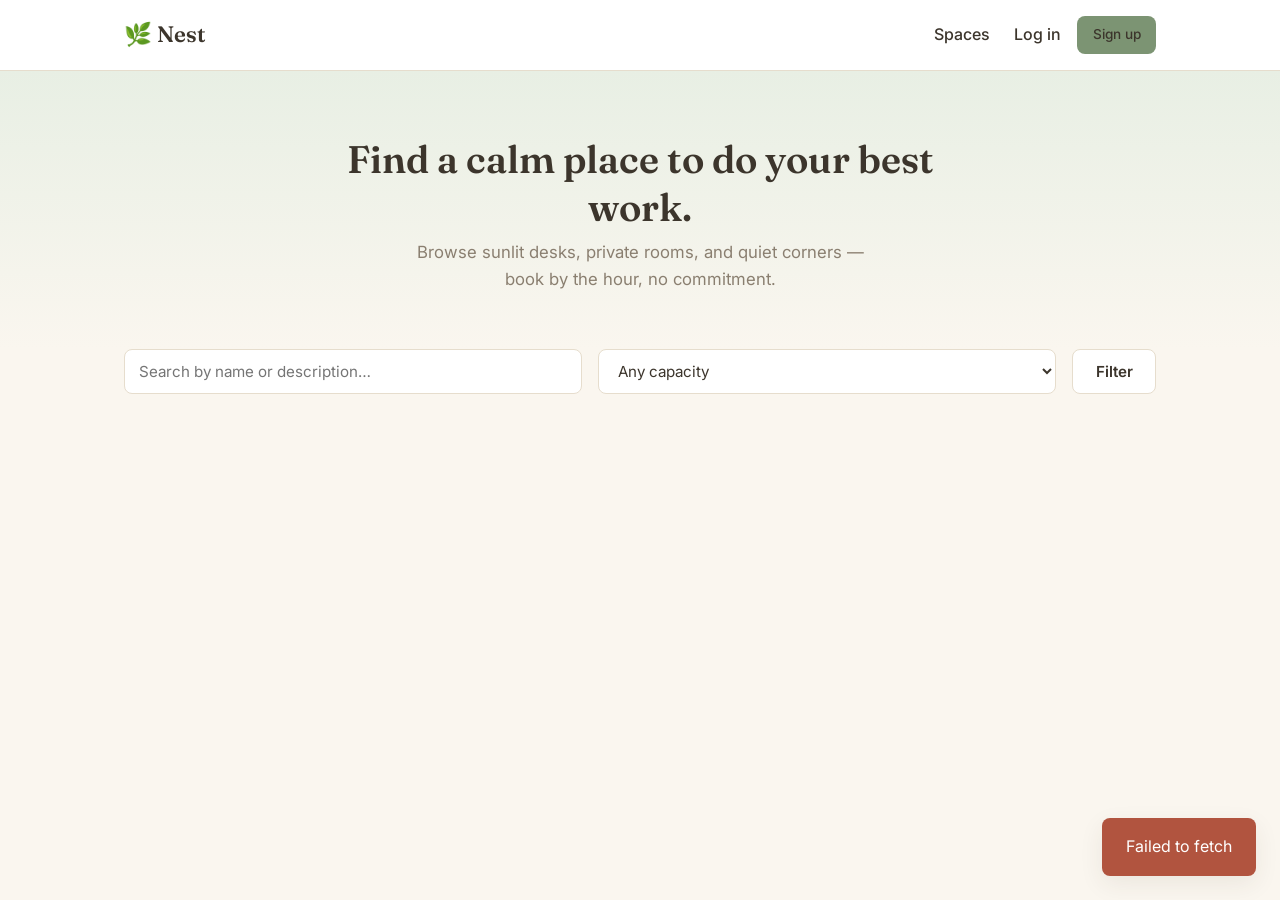
<file: frontend/index.html>
<!doctype html>
<html lang="en">
<head>
  <meta charset="UTF-8" />
  <meta name="viewport" content="width=device-width, initial-scale=1.0" />
  <title>Nest &middot; Coworking Spaces</title>
  <link rel="preconnect" href="https://fonts.googleapis.com" />
  <link rel="preconnect" href="https://fonts.gstatic.com" crossorigin />
  <link
    href="https://fonts.googleapis.com/css2?family=Fraunces:opsz,wght@9..144,400;9..144,600&family=Inter:wght@400;500;600&display=swap"
    rel="stylesheet"
  />
  <link rel="stylesheet" href="css/style.css" />
</head>
<body>
  <header class="site-header">
    <div class="container site-header__inner">
      <a class="brand" href="index.html">🌿 Nest</a>
      <nav class="nav">
        <a href="index.html">Spaces</a>
        <span id="nav-guest-links">
          <a href="login.html">Log in</a>
          <a class="btn btn--primary btn--small" href="register.html">Sign up</a>
        </span>
        <span id="nav-user-links" hidden>
          <a href="my-bookings.html">My Bookings</a>
          <span id="nav-username" class="nav__greeting"></span>
          <a href="#" id="nav-logout">Log out</a>
        </span>
      </nav>
    </div>
  </header>

  <main>
    <section class="hero">
      <div class="container">
        <h1>Find a calm place to do your best work.</h1>
        <p>Browse sunlit desks, private rooms, and quiet corners — book by the hour, no commitment.</p>
      </div>
    </section>

    <section class="container">
      <form id="filter-form" class="filter-bar">
        <input type="search" name="search" placeholder="Search by name or description…" aria-label="Search spaces" />
        <select name="capacity" aria-label="Minimum capacity">
          <option value="">Any capacity</option>
          <option value="1">1+ people</option>
          <option value="2">2+ people</option>
          <option value="4">4+ people</option>
          <option value="8">8+ people</option>
        </select>
        <button type="submit" class="btn btn--secondary">Filter</button>
      </form>

      <div id="space-grid" class="space-grid"></div>
    </section>
  </main>

  <script type="module" src="js/pages/home.js"></script>
</body>
</html>
</file>
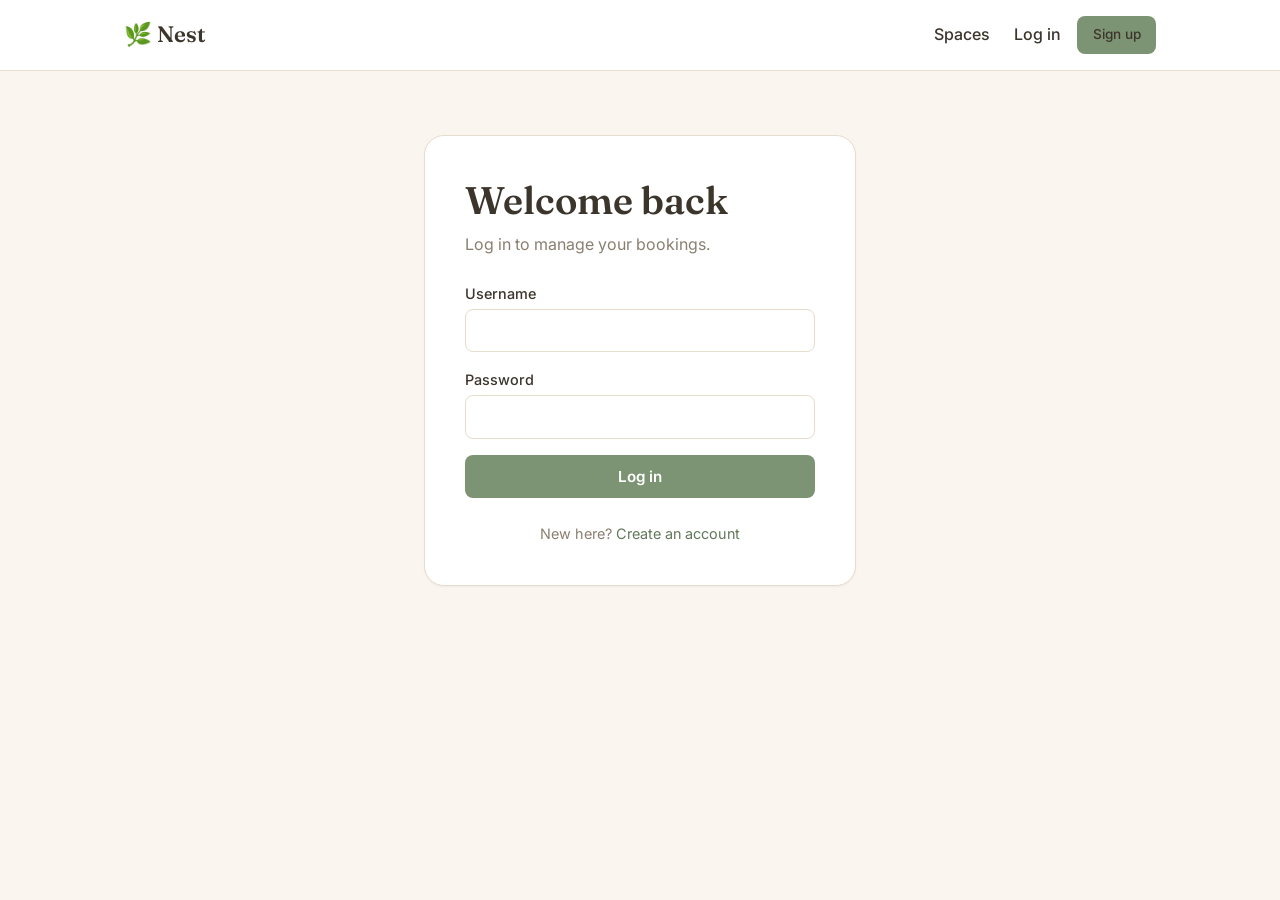
<file: frontend/login.html>
<!doctype html>
<html lang="en">
<head>
  <meta charset="UTF-8" />
  <meta name="viewport" content="width=device-width, initial-scale=1.0" />
  <title>Log in &middot; Nest</title>
  <link rel="preconnect" href="https://fonts.googleapis.com" />
  <link rel="preconnect" href="https://fonts.gstatic.com" crossorigin />
  <link
    href="https://fonts.googleapis.com/css2?family=Fraunces:opsz,wght@9..144,400;9..144,600&family=Inter:wght@400;500;600&display=swap"
    rel="stylesheet"
  />
  <link rel="stylesheet" href="css/style.css" />
</head>
<body>
  <header class="site-header">
    <div class="container site-header__inner">
      <a class="brand" href="index.html">🌿 Nest</a>
      <nav class="nav">
        <a href="index.html">Spaces</a>
        <span id="nav-guest-links">
          <a href="login.html">Log in</a>
          <a class="btn btn--primary btn--small" href="register.html">Sign up</a>
        </span>
        <span id="nav-user-links" hidden>
          <a href="my-bookings.html">My Bookings</a>
          <span id="nav-username" class="nav__greeting"></span>
          <a href="#" id="nav-logout">Log out</a>
        </span>
      </nav>
    </div>
  </header>

  <main class="container container--narrow">
    <section class="auth-card">
      <h1>Welcome back</h1>
      <p class="auth-card__subtitle">Log in to manage your bookings.</p>

      <form id="login-form" class="auth-form">
        <label>
          Username
          <input type="text" name="username" required autocomplete="username" />
        </label>
        <label>
          Password
          <input type="password" name="password" required autocomplete="current-password" />
        </label>
        <button type="submit" class="btn btn--primary btn--full">Log in</button>
      </form>

      <p class="auth-card__footer">New here? <a href="register.html">Create an account</a></p>
    </section>
  </main>

  <script type="module" src="js/pages/login.js"></script>
</body>
</html>
</file>
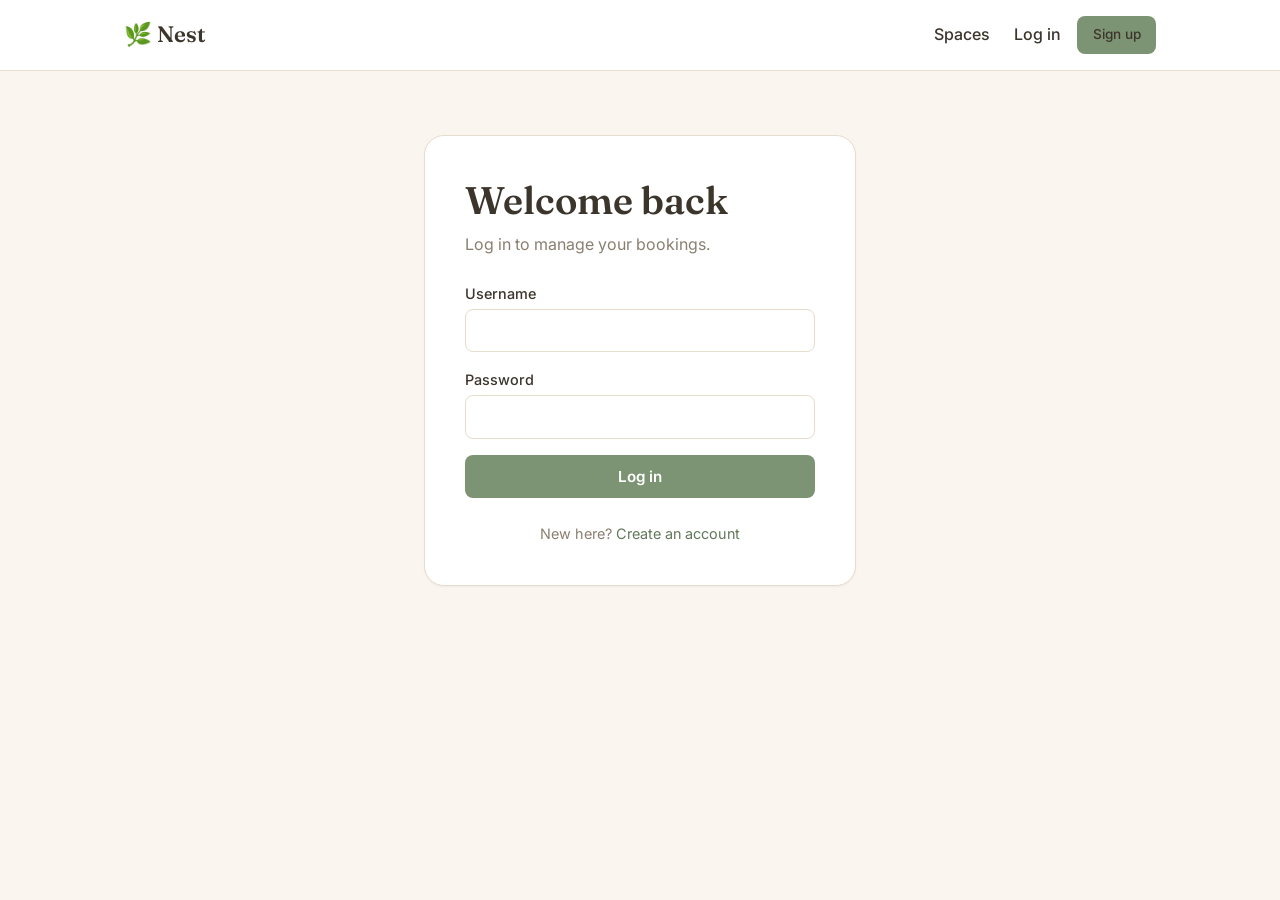
<file: frontend/my-bookings.html>
<!doctype html>
<html lang="en">
<head>
  <meta charset="UTF-8" />
  <meta name="viewport" content="width=device-width, initial-scale=1.0" />
  <title>My Bookings &middot; Nest</title>
  <link rel="preconnect" href="https://fonts.googleapis.com" />
  <link rel="preconnect" href="https://fonts.gstatic.com" crossorigin />
  <link
    href="https://fonts.googleapis.com/css2?family=Fraunces:opsz,wght@9..144,400;9..144,600&family=Inter:wght@400;500;600&display=swap"
    rel="stylesheet"
  />
  <link rel="stylesheet" href="css/style.css" />
</head>
<body>
  <header class="site-header">
    <div class="container site-header__inner">
      <a class="brand" href="index.html">🌿 Nest</a>
      <nav class="nav">
        <a href="index.html">Spaces</a>
        <span id="nav-guest-links">
          <a href="login.html">Log in</a>
          <a class="btn btn--primary btn--small" href="register.html">Sign up</a>
        </span>
        <span id="nav-user-links" hidden>
          <a href="my-bookings.html">My Bookings</a>
          <span id="nav-username" class="nav__greeting"></span>
          <a href="#" id="nav-logout">Log out</a>
        </span>
      </nav>
    </div>
  </header>

  <main class="container">
    <h1>My Bookings</h1>
    <p class="page-subtitle">Everything you've reserved, in one place.</p>

    <div id="bookings-list" class="bookings-list"></div>
  </main>

  <script type="module" src="js/pages/myBookings.js"></script>
</body>
</html>
</file>
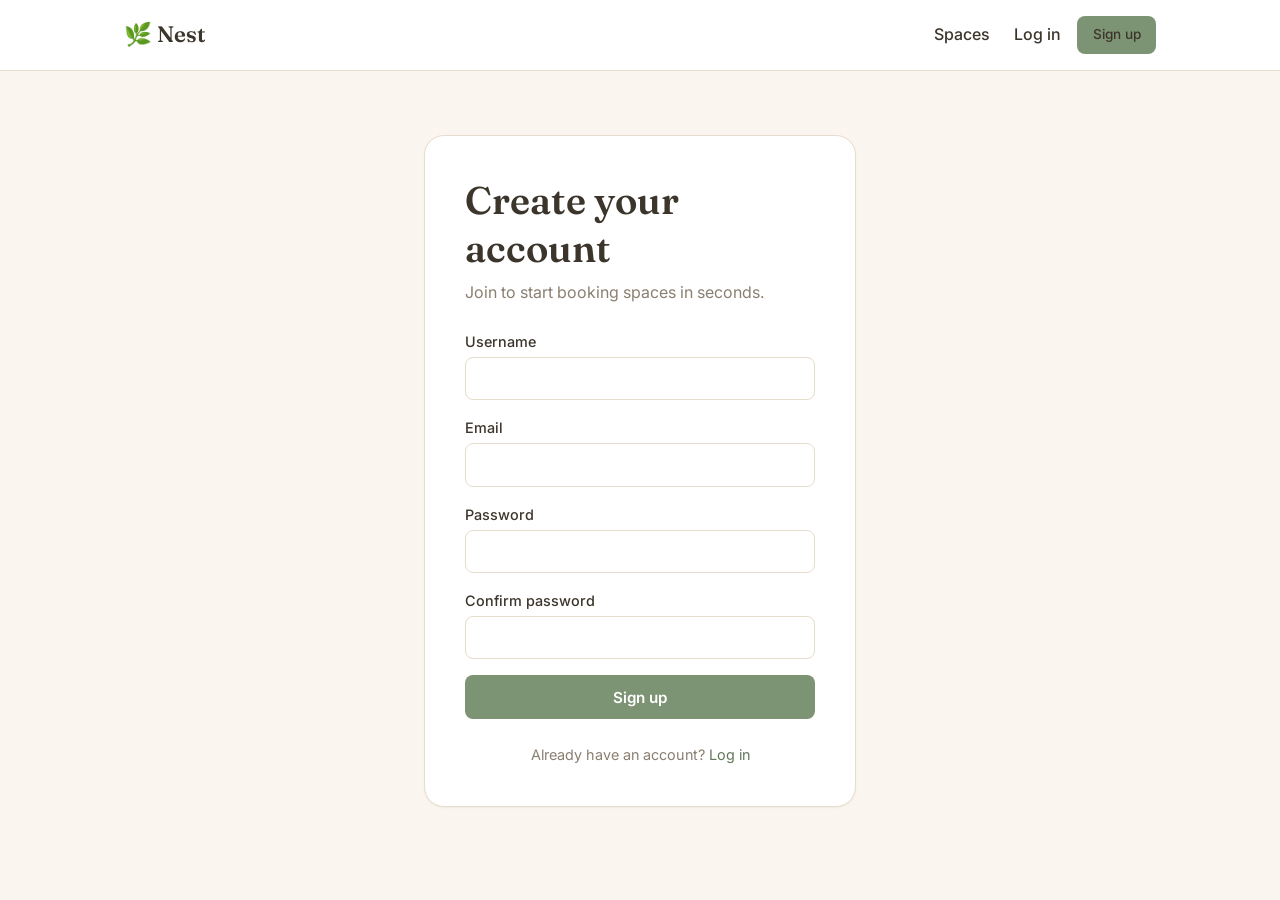
<file: frontend/register.html>
<!doctype html>
<html lang="en">
<head>
  <meta charset="UTF-8" />
  <meta name="viewport" content="width=device-width, initial-scale=1.0" />
  <title>Sign up &middot; Nest</title>
  <link rel="preconnect" href="https://fonts.googleapis.com" />
  <link rel="preconnect" href="https://fonts.gstatic.com" crossorigin />
  <link
    href="https://fonts.googleapis.com/css2?family=Fraunces:opsz,wght@9..144,400;9..144,600&family=Inter:wght@400;500;600&display=swap"
    rel="stylesheet"
  />
  <link rel="stylesheet" href="css/style.css" />
</head>
<body>
  <header class="site-header">
    <div class="container site-header__inner">
      <a class="brand" href="index.html">🌿 Nest</a>
      <nav class="nav">
        <a href="index.html">Spaces</a>
        <span id="nav-guest-links">
          <a href="login.html">Log in</a>
          <a class="btn btn--primary btn--small" href="register.html">Sign up</a>
        </span>
        <span id="nav-user-links" hidden>
          <a href="my-bookings.html">My Bookings</a>
          <span id="nav-username" class="nav__greeting"></span>
          <a href="#" id="nav-logout">Log out</a>
        </span>
      </nav>
    </div>
  </header>

  <main class="container container--narrow">
    <section class="auth-card">
      <h1>Create your account</h1>
      <p class="auth-card__subtitle">Join to start booking spaces in seconds.</p>

      <form id="register-form" class="auth-form">
        <label>
          Username
          <input type="text" name="username" required autocomplete="username" />
        </label>
        <label>
          Email
          <input type="email" name="email" required autocomplete="email" />
        </label>
        <label>
          Password
          <input type="password" name="password" required minlength="8" autocomplete="new-password" />
        </label>
        <label>
          Confirm password
          <input type="password" name="password_confirm" required minlength="8" autocomplete="new-password" />
        </label>
        <button type="submit" class="btn btn--primary btn--full">Sign up</button>
      </form>

      <p class="auth-card__footer">Already have an account? <a href="login.html">Log in</a></p>
    </section>
  </main>

  <script type="module" src="js/pages/register.js"></script>
</body>
</html>
</file>
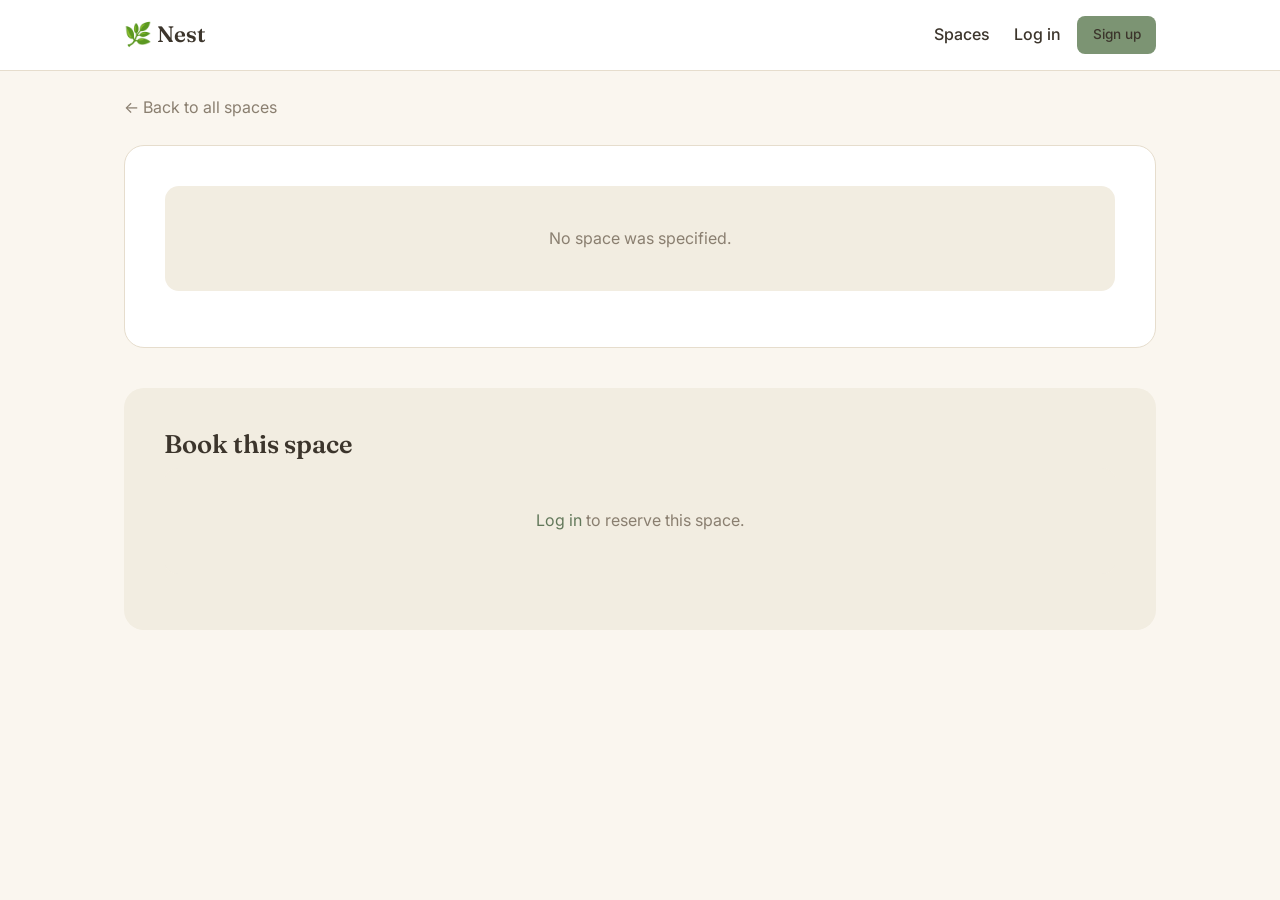
<file: frontend/space.html>
<!doctype html>
<html lang="en">
<head>
  <meta charset="UTF-8" />
  <meta name="viewport" content="width=device-width, initial-scale=1.0" />
  <title>Space details &middot; Nest</title>
  <link rel="preconnect" href="https://fonts.googleapis.com" />
  <link rel="preconnect" href="https://fonts.gstatic.com" crossorigin />
  <link
    href="https://fonts.googleapis.com/css2?family=Fraunces:opsz,wght@9..144,400;9..144,600&family=Inter:wght@400;500;600&display=swap"
    rel="stylesheet"
  />
  <link rel="stylesheet" href="css/style.css" />
</head>
<body>
  <header class="site-header">
    <div class="container site-header__inner">
      <a class="brand" href="index.html">🌿 Nest</a>
      <nav class="nav">
        <a href="index.html">Spaces</a>
        <span id="nav-guest-links">
          <a href="login.html">Log in</a>
          <a class="btn btn--primary btn--small" href="register.html">Sign up</a>
        </span>
        <span id="nav-user-links" hidden>
          <a href="my-bookings.html">My Bookings</a>
          <span id="nav-username" class="nav__greeting"></span>
          <a href="#" id="nav-logout">Log out</a>
        </span>
      </nav>
    </div>
  </header>

  <main class="container">
    <a class="back-link" href="index.html">&larr; Back to all spaces</a>

    <div class="space-detail" id="space-detail">
      <p class="empty-state">Loading space…</p>
    </div>

    <section class="booking-panel">
      <h2>Book this space</h2>

      <p id="booking-login-prompt" class="empty-state" hidden>
        <a href="login.html">Log in</a> to reserve this space.
      </p>

      <form id="booking-form" class="booking-form">
        <label>
          Date
          <input type="date" name="date" id="booking-date" required />
        </label>
        <label>
          Start time
          <input type="time" name="start_time" required />
        </label>
        <label>
          End time
          <input type="time" name="end_time" required />
        </label>
        <button type="submit" class="btn btn--primary">Confirm booking</button>
      </form>
    </section>
  </main>

  <script type="module" src="js/pages/space.js"></script>
</body>
</html>
</file>
<file: frontend/css/style.css>
/* ==========================================================================
   1. Design tokens
   ========================================================================== */
:root {
  /* Warm, natural palette: off-white paper, muted sage, soft clay accent */
  --color-bg: #faf6ef;
  --color-surface: #ffffff;
  --color-surface-alt: #f2ede1;
  --color-border: #e6ddcd;

  --color-text: #3c352c;
  --color-text-muted: #8a7f70;

  --color-primary: #7c9473;
  --color-primary-dark: #62785a;
  --color-primary-tint: #e8efe4;

  --color-accent: #c97c5d;
  --color-accent-tint: #f6e6de;

  --color-danger: #b1543f;
  --color-danger-tint: #f7e3de;
  --color-success: #5f8a5a;
  --color-success-tint: #e6efe1;

  --font-heading: "Fraunces", Georgia, serif;
  --font-body: "Inter", -apple-system, BlinkMacSystemFont, sans-serif;

  --space-1: 0.25rem;
  --space-2: 0.5rem;
  --space-3: 1rem;
  --space-4: 1.5rem;
  --space-5: 2.5rem;
  --space-6: 4rem;

  --radius-sm: 8px;
  --radius-md: 14px;
  --radius-lg: 20px;

  --shadow-sm: 0 1px 2px rgba(60, 53, 44, 0.06);
  --shadow-md: 0 8px 24px rgba(60, 53, 44, 0.08);

  --container-width: 1080px;
}

/* ==========================================================================
   2. Reset & base
   ========================================================================== */
* {
  box-sizing: border-box;
}

[hidden] {
  display: none !important;
}

body {
  margin: 0;
  background: var(--color-bg);
  color: var(--color-text);
  font-family: var(--font-body);
  line-height: 1.6;
  -webkit-font-smoothing: antialiased;
}

h1, h2, h3 {
  font-family: var(--font-heading);
  font-weight: 600;
  line-height: 1.25;
  margin: 0 0 var(--space-2);
  color: var(--color-text);
}

h1 { font-size: 2.4rem; }
h2 { font-size: 1.6rem; }
h3 { font-size: 1.15rem; }

p {
  margin: 0 0 var(--space-3);
  color: var(--color-text-muted);
}

a {
  color: var(--color-primary-dark);
  text-decoration: none;
}

a:hover {
  text-decoration: underline;
}

.container {
  max-width: var(--container-width);
  margin: 0 auto;
  padding: 0 var(--space-4);
}

.container--narrow {
  max-width: 480px;
}

/* ==========================================================================
   3. Header & nav
   ========================================================================== */
.site-header {
  background: var(--color-surface);
  border-bottom: 1px solid var(--color-border);
}

.site-header__inner {
  display: flex;
  align-items: center;
  justify-content: space-between;
  padding-block: var(--space-3);
}

.brand {
  font-family: var(--font-heading);
  font-size: 1.4rem;
  font-weight: 600;
  color: var(--color-text);
}

.brand:hover {
  text-decoration: none;
}

.nav {
  display: flex;
  align-items: center;
  gap: var(--space-4);
}

.nav a {
  color: var(--color-text);
  font-weight: 500;
}

#nav-guest-links,
#nav-user-links {
  display: flex;
  align-items: center;
  gap: var(--space-3);
}

.nav__greeting {
  color: var(--color-text-muted);
  font-weight: 500;
}

/* ==========================================================================
   4. Hero
   ========================================================================== */
.hero {
  padding: var(--space-6) 0 var(--space-5);
  text-align: center;
  background: linear-gradient(180deg, var(--color-primary-tint), var(--color-bg));
}

.hero h1 {
  max-width: 640px;
  margin-inline: auto;
}

.hero p {
  max-width: 480px;
  margin-inline: auto;
  font-size: 1.05rem;
}

/* ==========================================================================
   5. Buttons
   ========================================================================== */
.btn {
  display: inline-flex;
  align-items: center;
  justify-content: center;
  gap: var(--space-2);
  padding: 0.7rem 1.4rem;
  border-radius: var(--radius-sm);
  border: 1px solid transparent;
  font-family: var(--font-body);
  font-weight: 600;
  font-size: 0.95rem;
  cursor: pointer;
  transition: transform 0.15s ease, box-shadow 0.15s ease, background-color 0.15s ease;
}

.btn:hover {
  text-decoration: none;
  transform: translateY(-1px);
}

.btn--primary {
  background: var(--color-primary);
  color: #fff;
}

.btn--primary:hover {
  background: var(--color-primary-dark);
}

.btn--secondary {
  background: var(--color-surface);
  border-color: var(--color-border);
  color: var(--color-text);
}

.btn--secondary:hover {
  background: var(--color-surface-alt);
}

.btn--ghost {
  background: transparent;
  border-color: var(--color-border);
  color: var(--color-text-muted);
}

.btn--ghost:hover {
  background: var(--color-danger-tint);
  color: var(--color-danger);
  border-color: var(--color-danger-tint);
}

.btn--small {
  padding: 0.45rem 0.9rem;
  font-size: 0.85rem;
}

.btn--full {
  width: 100%;
}

.btn:disabled {
  opacity: 0.6;
  cursor: not-allowed;
  transform: none;
}

/* ==========================================================================
   6. Filter bar
   ========================================================================== */
.filter-bar {
  display: flex;
  gap: var(--space-3);
  margin-bottom: var(--space-5);
  flex-wrap: wrap;
}

.filter-bar input,
.filter-bar select {
  flex: 1;
  min-width: 200px;
}

/* ==========================================================================
   7. Form controls
   ========================================================================== */
input, select, textarea {
  font-family: var(--font-body);
  font-size: 0.95rem;
  padding: 0.7rem 0.9rem;
  border: 1px solid var(--color-border);
  border-radius: var(--radius-sm);
  background: var(--color-surface);
  color: var(--color-text);
}

input:focus, select:focus, textarea:focus {
  outline: none;
  border-color: var(--color-primary);
  box-shadow: 0 0 0 3px var(--color-primary-tint);
}

label {
  display: flex;
  flex-direction: column;
  gap: var(--space-1);
  font-weight: 500;
  font-size: 0.9rem;
  margin-bottom: var(--space-3);
}

.form-error {
  background: var(--color-danger-tint);
  color: var(--color-danger);
  padding: var(--space-2) var(--space-3);
  border-radius: var(--radius-sm);
  font-size: 0.9rem;
  margin-bottom: var(--space-3);
}

/* ==========================================================================
   8. Space grid & cards
   ========================================================================== */
.space-grid {
  display: grid;
  grid-template-columns: repeat(auto-fill, minmax(280px, 1fr));
  gap: var(--space-4);
  padding-bottom: var(--space-6);
}

.space-card {
  background: var(--color-surface);
  border: 1px solid var(--color-border);
  border-radius: var(--radius-lg);
  overflow: hidden;
  box-shadow: var(--shadow-sm);
  transition: box-shadow 0.2s ease, transform 0.2s ease;
}

.space-card:hover {
  box-shadow: var(--shadow-md);
  transform: translateY(-2px);
}

.space-card__image {
  height: 160px;
  background: var(--color-primary-tint);
  background-size: cover;
  background-position: center;
  display: flex;
  align-items: center;
  justify-content: center;
}

.space-card__placeholder {
  font-size: 2.5rem;
}

.space-card__body {
  padding: var(--space-4);
}

.space-card__title {
  margin-bottom: var(--space-1);
}

.space-card__meta {
  color: var(--color-accent);
  font-weight: 600;
  font-size: 0.85rem;
  margin-bottom: var(--space-2);
}

.space-card__desc {
  font-size: 0.9rem;
  margin-bottom: var(--space-4);
}

.empty-state {
  padding: var(--space-5);
  text-align: center;
  color: var(--color-text-muted);
  background: var(--color-surface-alt);
  border-radius: var(--radius-md);
  grid-column: 1 / -1;
}

/* ==========================================================================
   9. Space detail & booking panel
   ========================================================================== */
.back-link {
  display: inline-block;
  margin: var(--space-4) 0;
  color: var(--color-text-muted);
}

.space-detail {
  display: grid;
  grid-template-columns: 1.2fr 1fr;
  gap: var(--space-5);
  align-items: start;
  background: var(--color-surface);
  border: 1px solid var(--color-border);
  border-radius: var(--radius-lg);
  padding: var(--space-5);
  margin-bottom: var(--space-5);
}

.space-detail__image {
  height: 260px;
  border-radius: var(--radius-md);
  background: var(--color-primary-tint);
  background-size: cover;
  background-position: center;
  display: flex;
  align-items: center;
  justify-content: center;
}

.space-detail__meta {
  color: var(--color-accent);
  font-weight: 600;
}

.booking-panel {
  background: var(--color-surface-alt);
  border-radius: var(--radius-lg);
  padding: var(--space-5);
  margin-bottom: var(--space-6);
}

.booking-form {
  display: grid;
  grid-template-columns: repeat(3, 1fr);
  gap: var(--space-3);
  align-items: end;
}

.booking-form .form-error {
  grid-column: 1 / -1;
}

.booking-form button {
  grid-column: 1 / -1;
}

/* ==========================================================================
   10. Auth cards
   ========================================================================== */
.auth-card {
  background: var(--color-surface);
  border: 1px solid var(--color-border);
  border-radius: var(--radius-lg);
  padding: var(--space-5);
  margin-top: var(--space-6);
  margin-bottom: var(--space-6);
  box-shadow: var(--shadow-sm);
}

.auth-card__subtitle {
  margin-bottom: var(--space-4);
}

.auth-card__footer {
  text-align: center;
  margin-top: var(--space-4);
  margin-bottom: 0;
  font-size: 0.9rem;
}

/* ==========================================================================
   11. Bookings list
   ========================================================================== */
.page-subtitle {
  margin-bottom: var(--space-5);
}

.bookings-list {
  display: flex;
  flex-direction: column;
  gap: var(--space-3);
  padding-bottom: var(--space-6);
}

.booking-card {
  display: flex;
  align-items: center;
  justify-content: space-between;
  background: var(--color-surface);
  border: 1px solid var(--color-border);
  border-radius: var(--radius-md);
  padding: var(--space-4);
}

.booking-card__actions {
  display: flex;
  align-items: center;
  gap: var(--space-3);
  flex-wrap: wrap;
}

.badge {
  padding: 0.3rem 0.75rem;
  border-radius: 999px;
  font-size: 0.8rem;
  font-weight: 600;
  text-transform: capitalize;
}

.badge--pending {
  background: var(--color-accent-tint);
  color: var(--color-accent);
}

.badge--confirmed {
  background: var(--color-success-tint);
  color: var(--color-success);
}

.badge--cancelled {
  background: var(--color-danger-tint);
  color: var(--color-danger);
}

.badge--checked_in {
  background: var(--color-primary-tint);
  color: var(--color-primary-dark);
}

.badge--checked_out {
  background: var(--color-surface-alt);
  color: var(--color-text-muted);
}

.payment-method-select {
  padding: 0.45rem 0.7rem;
  font-size: 0.85rem;
}

.payment-summary {
  font-size: 0.85rem;
  color: var(--color-text-muted);
  font-weight: 500;
}

/* ==========================================================================
   12. Toasts
   ========================================================================== */
.toast-container {
  position: fixed;
  bottom: var(--space-4);
  right: var(--space-4);
  display: flex;
  flex-direction: column;
  gap: var(--space-2);
  z-index: 1000;
}

.toast {
  padding: var(--space-3) var(--space-4);
  border-radius: var(--radius-sm);
  background: var(--color-text);
  color: #fff;
  box-shadow: var(--shadow-md);
  opacity: 0;
  transform: translateY(8px);
  transition: opacity 0.2s ease, transform 0.2s ease;
}

.toast--visible {
  opacity: 1;
  transform: translateY(0);
}

.toast--success {
  background: var(--color-success);
}

.toast--error {
  background: var(--color-danger);
}

/* ==========================================================================
   13. Responsive
   ========================================================================== */
@media (max-width: 720px) {
  .site-header__inner {
    flex-direction: column;
    gap: var(--space-2);
  }

  .space-detail {
    grid-template-columns: 1fr;
  }

  .booking-form {
    grid-template-columns: 1fr;
  }

  .booking-card {
    flex-direction: column;
    align-items: flex-start;
    gap: var(--space-3);
  }
}
</file>
